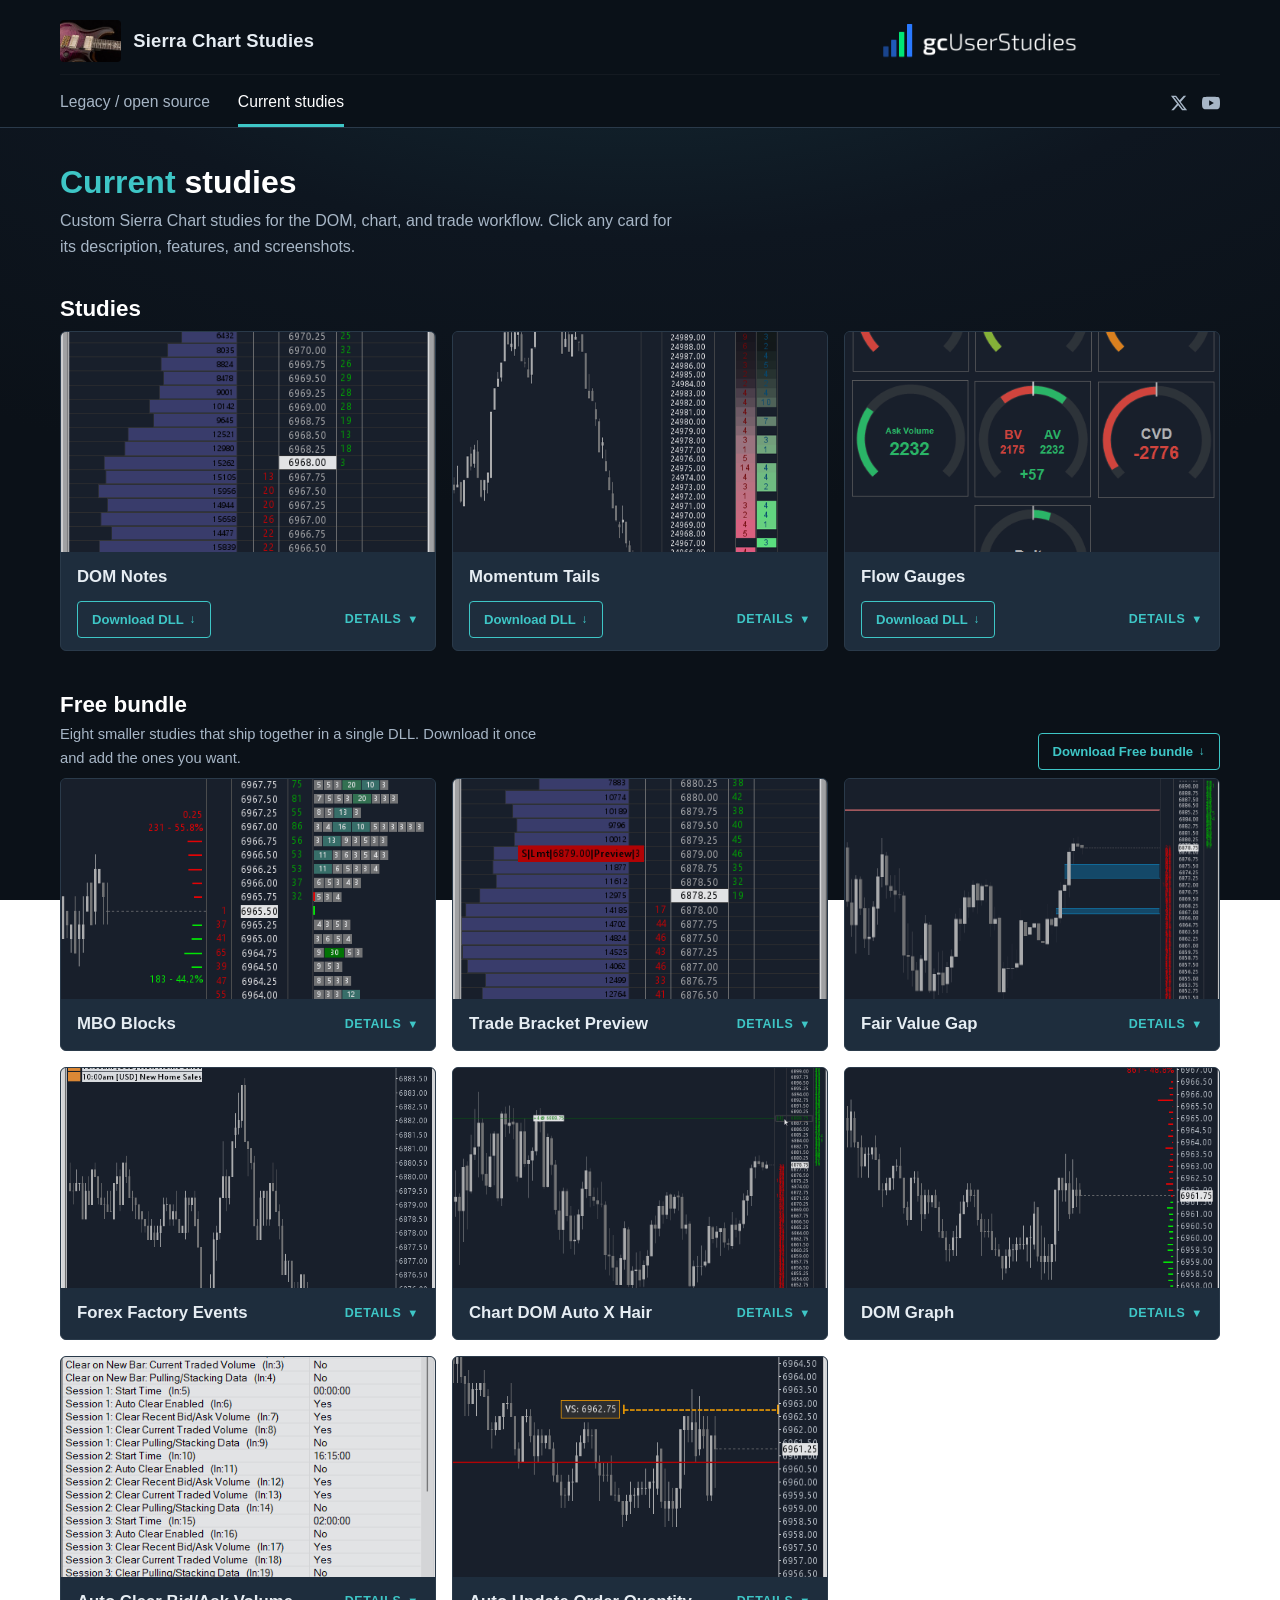
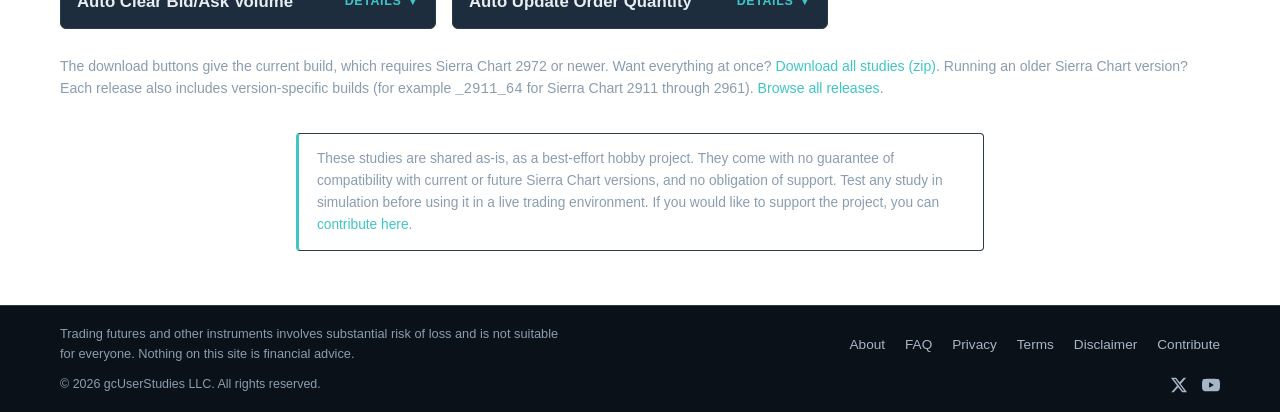
<file: index.html>
<!doctype html>
<html lang="en">
<head>
  <meta charset="utf-8">
  <meta name="viewport" content="width=device-width, initial-scale=1">
  <title>Studies - gcUserStudies</title>
  <meta name="description" content="Custom Sierra Chart studies for the DOM, chart, and trade workflow.">
  <link rel="icon" type="image/png" href="assets/favicon.png">
  <link rel="stylesheet" href="styles.css?v=12">
</head>
<body class="theme-current">

  <!-- ===== Shared header ===== -->
  <header class="site-header">
    <div class="header-inner">
      <a class="brand-legacy" href="legacy.html" title="Legacy / open source studies">
        <img src="assets/legacy-guitar.jpg" alt="">
        <span>Sierra Chart Studies</span>
      </a>
      <a class="brand-current" href="index.html" title="Current studies">
        <img src="assets/gcuserstudies-logo.png" alt="gcUserStudies">
      </a>
    </div>
    <nav class="site-nav">
      <div class="nav-inner">
        <a href="legacy.html" class="nav-link">Legacy / open source</a>
        <a href="index.html" class="nav-link is-active">Current studies</a>
        <span class="social-links">
          <a href="https://x.com/gcUserStudies" target="_blank" rel="noopener" aria-label="X"><svg viewBox="0 0 24 24" aria-hidden="true"><path d="M18.244 2.25h3.308l-7.227 8.26 8.502 11.24H16.17l-5.214-6.817L4.99 21.75H1.68l7.73-8.835L1.254 2.25H8.08l4.713 6.231zm-1.161 17.52h1.833L7.084 4.126H5.117z"/></svg></a>
          <a href="https://www.youtube.com/@gcUserStudies" target="_blank" rel="noopener" aria-label="YouTube"><svg viewBox="0 0 24 24" aria-hidden="true"><path d="M23.498 6.186a3.016 3.016 0 0 0-2.122-2.136C19.505 3.545 12 3.545 12 3.545s-7.505 0-9.377.505A3.017 3.017 0 0 0 .502 6.186C0 8.07 0 12 0 12s0 3.93.502 5.814a3.016 3.016 0 0 0 2.122 2.136c1.871.505 9.376.505 9.376.505s7.505 0 9.377-.505a3.015 3.015 0 0 0 2.122-2.136C24 15.93 24 12 24 12s0-3.93-.502-5.814zM9.545 15.568V8.432L15.818 12z"/></svg></a>
        </span>
      </div>
    </nav>
  </header>

  <main>
    <div class="page-head">
      <h1><span class="page-head-accent">Current</span> studies</h1>
      <p>Custom Sierra Chart studies for the DOM, chart, and trade workflow. Click any card for its description, features, and screenshots.</p>
    </div>

    <!-- ===== Studies (individual DLLs) ===== -->
    <h2 class="section-head">Studies</h2>
    <div class="gc-gallery">

      <!-- ---------- DOM Notes ---------- -->
      <details class="gc-card" id="dom-notes" name="gc-studies">
        <summary>
          <div class="gc-card-thumb">
            <img src="assets/studies/gcDOMNotes_01.png" alt="DOM Notes on a Sierra Chart DOM">
          </div>
          <div class="gc-card-bar">
            <span class="gc-card-title">DOM Notes</span>
            <a class="gc-dl" href="https://github.com/gcUserStudies/gcuserstudies.com/releases/latest/download/gcUserStudies_DOMNotes_64.dll" download>Download DLL <span class="dl-arrow">&#8595;</span></a>
            <span class="gc-card-toggle"><span class="gc-card-arrow">&#9660;</span></span>
          </div>
        </summary>
        <div class="gc-detail">
          <div class="gc-detail-inner">
            <div class="gc-detail-media">
              <div class="gc-detail-screenshot">
                <img src="assets/studies/gcDOMNotes_01.png" alt="DOM Notes price-anchored notes">
              </div>
            </div>
            <div class="gc-detail-content">
              <p class="gc-detail-desc">DOM Notes attaches persistent, price-anchored text notes to a Sierra Chart DOM or chart. Place a note at any price level, mark levels such as HOD, LOD, VAH, VAL, POC, and vPOC using preset styles or your own custom labels, and the notes are saved with the chartbook so they stay in place between sessions.</p>
              <p class="gc-detail-features-heading">Features</p>
              <ul class="gc-detail-features">
                <li>Double-click a DOM column to add a note at that price</li>
                <li>Drag notes to a new price level, with configurable collision behavior (overwrite, swap, or block)</li>
                <li>12 style presets for HOD, LOD, VAH, VAL, POC, vPOC, Singles, and more</li>
                <li>Modifier plus click an empty cell to place a preset note in one action</li>
                <li>Customizable presets: names, colors, font styles, and alignment</li>
                <li>Per-note overrides for bold, italic, strikeout, and alignment</li>
                <li>Display in a DOM column (Label, GP1, GP2) or a standalone region column</li>
                <li>Combine increment aware, auto-detects the DOM price scale</li>
                <li>Notes persist with the chartbook</li>
              </ul>
              <p class="gc-detail-note">Notes are stored in the chartbook, which has a roughly 4KB limit. The study warns and blocks new notes once that is reached.</p>
            </div>
          </div>
        </div>
      </details>

      <!-- ---------- Momentum Tails ---------- -->
      <details class="gc-card" id="momentum-tails" name="gc-studies">
        <summary>
          <div class="gc-card-thumb">
            <img src="assets/studies/gcMomentumTails_01.png" alt="Momentum Tails on a Sierra Chart DOM">
          </div>
          <div class="gc-card-bar">
            <span class="gc-card-title">Momentum Tails</span>
            <a class="gc-dl" href="https://github.com/gcUserStudies/gcuserstudies.com/releases/latest/download/gcUserStudies_MomentumTails_64.dll" download>Download DLL <span class="dl-arrow">&#8595;</span></a>
            <span class="gc-card-toggle"><span class="gc-card-arrow">&#9660;</span></span>
          </div>
        </summary>
        <div class="gc-detail">
          <div class="gc-detail-inner">
            <div class="gc-detail-media">
              <div class="gc-detail-screenshot">
                <img src="assets/studies/gcMomentumTails_01.png" alt="Color-coded momentum tails on a DOM">
              </div>
              <div class="gc-detail-extra">
                <img src="assets/studies/gcMomentumTails_Settings.png" alt="Momentum Tails settings window">
                <img src="assets/studies/TailDeltaMeter_01.png" alt="HUD delta meter">
              </div>
            </div>
            <div class="gc-detail-content">
              <p class="gc-detail-desc">Momentum Tails shows where price has traded and how fast it moved, drawn directly on the DOM or Chart DOM. Each price touch lights up in the brightest tail color and fades through cooler levels over a configurable interval, producing a heat trail of momentum and activity. Optional layers add a delta or volume histogram, a cumulative delta readout, a HUD delta meter, and Big Print highlighting for outsized volume or delta imbalance.</p>
              <p class="gc-detail-features-heading">Features</p>
              <ul class="gc-detail-features">
                <li>Color-coded fading tails with up to 10 customizable color levels</li>
                <li>Color presets plus manual custom schemes</li>
                <li>Volume display modes: active tail rows, full visible range, or hidden</li>
                <li>Intermediate tails optionally fill levels between trades for a continuous trail</li>
                <li>Split column mode showing Bid and Ask in one DOM column</li>
                <li>Combine increment aware with auto-detect of the DOM price scale</li>
                <li>Detection modes: Trade Volume Only or Bid/Ask Movement</li>
                <li>Volume Calculation Mode: All Recent Volume or Tail Activity Only, which ignores stale volume that predates the tail</li>
                <li>Big Print highlighting with Decay Timer, Until Revisited, and Both modes</li>
                <li>Delta histogram with Delta, Delta Diagonal, and Volume modes</li>
                <li>Cumulative delta display (Ask minus Bid)</li>
                <li>HUD delta meter with gradient or segmented fill and peak indicators</li>
                <li>Disable Tails to run Big Print, histogram, delta, or the HUD meter on their own</li>
                <li>Right-click quick toggles for the HUD meter, delta display, and histogram, and to clear Big Print highlights</li>
                <li>Tabbed settings window with dark and light themes, plus save, load, export, and import presets</li>
                <li>Subgraph output for Delta, Min Delta, and Max Delta</li>
              </ul>
              <p class="gc-detail-note">Thanks to the beta testers whose feedback and suggestions helped shape many of these features.</p>
            </div>
          </div>
        </div>
      </details>

      <!-- ---------- Flow Gauges ---------- -->
      <details class="gc-card" id="flow-gauges" name="gc-studies">
        <summary>
          <div class="gc-card-thumb">
            <img src="assets/studies/gcFlowGauges_01.png" alt="Flow Gauges arc gauges">
          </div>
          <div class="gc-card-bar">
            <span class="gc-card-title">Flow Gauges</span>
            <a class="gc-dl" href="https://github.com/gcUserStudies/gcuserstudies.com/releases/latest/download/gcUserStudies_FlowGauges_64.dll" download>Download DLL <span class="dl-arrow">&#8595;</span></a>
            <span class="gc-card-toggle"><span class="gc-card-arrow">&#9660;</span></span>
          </div>
        </summary>
        <div class="gc-detail">
          <div class="gc-detail-inner">
            <div class="gc-detail-media">
              <div class="gc-detail-screenshot">
                <img src="assets/studies/gcFlowGauges_01.png" alt="Seven Flow Gauges types">
              </div>
              <div class="gc-detail-screenshot">
                <img src="assets/studies/gcFlowGauges_ConfigWindow_01.png" alt="Flow Gauges settings window">
              </div>
            </div>
            <div class="gc-detail-content">
              <p class="gc-detail-desc">Flow Gauges is a set of floating arc gauges that turn per-bar order flow into a single visual read. Each of the seven gauge types runs as its own study and can be floated over any chart or DOM, embedded with a double-click, and freely resized. Unidirectional gauges fill from zero to the current value, bidirectional gauges fill in opposite directions for positive and negative values, and the dual gauge shows two values at once.</p>
              <p class="gc-detail-features-heading">Features</p>
              <ul class="gc-detail-features">
                <li>Seven gauge types: Volume, Bid Volume, Ask Volume, Bid vs Ask Volume, CVD, Delta, and Tape</li>
                <li>Float over any chart or DOM, or double-click to embed</li>
                <li>Resizable, with text and arc thickness scaling proportionally</li>
                <li>Anti-aliased arc rendering in floating mode</li>
                <li>Auto Range that ratchets the gauge max up to the session high</li>
                <li>Threshold markers and evenly spaced auto division marks</li>
                <li>Auto color gradient for unidirectional gauges, positive and negative colors for bidirectional</li>
                <li>Right-click quick toggles for Auto Range, flip, auto color, labels, and values</li>
                <li>Subgraph output of each gauge value</li>
                <li>Tabbed settings window with dark and light themes</li>
                <li>Presets: save, load, export, and import per gauge type</li>
              </ul>
            </div>
          </div>
        </div>
      </details>

    </div>

    <!-- ===== Free bundle (one shared DLL) ===== -->
    <div class="section-head-row" id="free-bundle">
      <div>
        <h2 class="section-head">Free bundle</h2>
        <p class="section-sub">Eight smaller studies that ship together in a single DLL. Download it once and add the ones you want.</p>
      </div>
      <a class="gc-dl gc-dl-lg" href="https://github.com/gcUserStudies/gcuserstudies.com/releases/latest/download/gcUserStudies_Free_64.dll" download>Download Free bundle <span class="dl-arrow">&#8595;</span></a>
    </div>
    <div class="gc-gallery gc-gallery--bundle">

      <!-- ---------- MBO Blocks ---------- -->
      <details class="gc-card" id="mbo-blocks" name="gc-studies">
        <summary>
          <div class="gc-card-thumb">
            <img src="assets/studies/gcMBOBlocks_Free_01.png" alt="MBO Blocks on a DOM">
          </div>
          <div class="gc-card-bar">
            <span class="gc-card-title">MBO Blocks</span>            <span class="gc-card-toggle"><span class="gc-card-arrow">&#9660;</span></span>
          </div>
        </summary>
        <div class="gc-detail">
          <div class="gc-detail-inner">
            <div class="gc-detail-media">
              <div class="gc-detail-screenshot">
                <img src="assets/studies/gcMBOBlocks_Free_01.png" alt="MBO Blocks color-coded limit orders">
              </div>
            </div>
            <div class="gc-detail-content">
              <p class="gc-detail-desc">MBO Blocks visualizes Market By Order data as color-coded blocks on your DOM or chart. Individual limit orders are stacked at each price level, sized proportionally and colored by quantity range, and the study tracks when orders change price or size. Requires Sierra Chart Service Package 12 (Integrated Advanced MBO) with Market by Order data. If blocks do not appear, see <a href="https://www.sierrachart.com/index.php?page=doc/MarketByOrder.php#StepByStepInstructions" target="_blank" rel="noopener">Troubleshooting MBO Data</a>.</p>
              <p class="gc-detail-features-heading">Features</p>
              <ul class="gc-detail-features">
                <li>Render in DOM columns (GP1/GP2/Label) or as a virtual column on any chart or DOM</li>
                <li>15 quantity filter tiers per side, with custom block and text colors</li>
                <li>Front of Queue markers for Bid and Ask</li>
                <li>Flexible scaling with multiple block scaling methods and a configurable scale factor</li>
                <li>Combine increment aware, auto-detects your DOM grouping</li>
                <li>Minimum size filter to hide small orders and reduce noise</li>
                <li>Works on charts and DOMs, auto-detecting the window type and adapting the layout</li>
                <li>Order tracking marks orders that change price or size</li>
                <li>History tails plus a hover or pin snapshot window showing an order's movement trail</li>
              </ul>
              <p class="gc-detail-note">Acknowledgment: the original concept of visualizing MBO orders as colored blocks was inspired by <a href="https://motivewave.com/" target="_blank" rel="noopener">MotiveWave</a>, brought to my attention by <a href="https://x.com/ZigsOnTheBid" target="_blank" rel="noopener">ZigsOnTheBid</a> in the <a href="https://discord.com/servers/sierra-charts-community-847128947694895144" target="_blank" rel="noopener">Sierra Chart Discord</a>. It has since evolved with original features; the original text-only version is on <a href="https://github.com/gcUserStudies/sierrachart" target="_blank" rel="noopener">GitHub</a>.</p>            </div>
          </div>
        </div>
      </details>

      <!-- ---------- Trade Bracket Preview ---------- -->
      <details class="gc-card" id="trade-bracket-preview" name="gc-studies">
        <summary>
          <div class="gc-card-thumb">
            <img src="assets/studies/gcTradeBracketPreview_Free_01.png" alt="Trade Bracket Preview lines">
          </div>
          <div class="gc-card-bar">
            <span class="gc-card-title">Trade Bracket Preview</span>            <span class="gc-card-toggle"><span class="gc-card-arrow">&#9660;</span></span>
          </div>
        </summary>
        <div class="gc-detail">
          <div class="gc-detail-inner">
            <div class="gc-detail-media">
              <div class="gc-detail-screenshot">
                <img src="assets/studies/gcTradeBracketPreview_Free_01.png" alt="Bracket entry, stop, and target preview">
              </div>
            </div>
            <div class="gc-detail-content">
              <p class="gc-detail-desc">Trade Bracket Preview shows your bracket orders before you place them. It draws labeled entry, stop, and target lines at the hovered price based on your active Trade Window settings, and works on both Chart and DOM.</p>
              <p class="gc-detail-features-heading">Features</p>
              <ul class="gc-detail-features">
                <li>Live entry, stop, and target lines from your Trade Window</li>
                <li>Match Sierra Chart order line colors or use custom colors</li>
                <li>Above or below market warning and Trade Lock warning</li>
                <li>Quick Trade Window config switching via a popup menu</li>
                <li>DOM direction detection (Buy column long, Sell column short)</li>
                <li>Chart direction modes: Auto-Flip, Fixed Long, Fixed Short, Separate Keys</li>
                <li>Auto-hide when a position is open</li>
              </ul>            </div>
          </div>
        </div>
      </details>

      <!-- ---------- Fair Value Gap ---------- -->
      <details class="gc-card" id="fair-value-gap" name="gc-studies">
        <summary>
          <div class="gc-card-thumb">
            <img src="assets/studies/gcFVG_Free_01.png" alt="Fair Value Gaps on a chart">
          </div>
          <div class="gc-card-bar">
            <span class="gc-card-title">Fair Value Gap</span>            <span class="gc-card-toggle"><span class="gc-card-arrow">&#9660;</span></span>
          </div>
        </summary>
        <div class="gc-detail">
          <div class="gc-detail-inner">
            <div class="gc-detail-media">
              <div class="gc-detail-screenshot">
                <img src="assets/studies/gcFVG_Free_01.png" alt="Fair Value Gap boxes">
              </div>
            </div>
            <div class="gc-detail-content">
              <p class="gc-detail-desc">Fair Value Gap identifies and draws Fair Value Gaps, the three-bar price pattern where a strong move leaves a gap between the first and third bar wicks.</p>
              <p class="gc-detail-features-heading">Features</p>
              <ul class="gc-detail-features">
                <li>Independent settings for up and down gaps</li>
                <li>Configurable line style, width, color, fill color, and transparency</li>
                <li>Extend right: None, Last Bar, or Chart Edge</li>
                <li>Auto-hide when a gap is filled, with optional midline</li>
                <li>Minimum gap size filter and bar lookback limit</li>
                <li>Optional external study filter to qualify which candles produce gaps</li>
                <li>Subgraph outputs tracking high and low for up to 14 active gaps</li>
              </ul>            </div>
          </div>
        </div>
      </details>

      <!-- ---------- Forex Factory Events ---------- -->
      <details class="gc-card" id="forex-factory-events" name="gc-studies">
        <summary>
          <div class="gc-card-thumb">
            <img src="assets/studies/gcForexFactory_Free_01.png" alt="Forex Factory events on a chart">
          </div>
          <div class="gc-card-bar">
            <span class="gc-card-title">Forex Factory Events</span>            <span class="gc-card-toggle"><span class="gc-card-arrow">&#9660;</span></span>
          </div>
        </summary>
        <div class="gc-detail">
          <div class="gc-detail-inner">
            <div class="gc-detail-media">
              <div class="gc-detail-screenshot">
                <img src="assets/studies/gcForexFactory_Free_01.png" alt="Economic events list on a chart">
              </div>
            </div>
            <div class="gc-detail-content">
              <p class="gc-detail-desc">Forex Factory Events downloads the week's economic events from Forex Factory and displays them on your chart, so scheduled releases are visible alongside price.</p>
              <p class="gc-detail-features-heading">Features</p>
              <ul class="gc-detail-features">
                <li>Filter by currency and by impact level</li>
                <li>Independent styling for past, upcoming, and current events</li>
                <li>am/pm or 24-hour time, with optional Forecast and Previous values</li>
                <li>Adjustable font size, event spacing, and position offsets</li>
                <li>Hide past events, optionally show tomorrow's events</li>
                <li>Subgraph candle coloring before and at event time for Sierra Chart alerts</li>
                <li>Configurable update and retry intervals</li>
              </ul>            </div>
          </div>
        </div>
      </details>

      <!-- ---------- Chart DOM Auto X Hair ---------- -->
      <details class="gc-card" id="chart-dom-auto-x-hair" name="gc-studies">
        <summary>
          <div class="gc-card-thumb">
            <img src="assets/studies/gcChartDOMAutoXHair_Free_01.png" alt="Chart DOM auto crosshair">
          </div>
          <div class="gc-card-bar">
            <span class="gc-card-title">Chart DOM Auto X Hair</span>            <span class="gc-card-toggle"><span class="gc-card-arrow">&#9660;</span></span>
          </div>
        </summary>
        <div class="gc-detail">
          <div class="gc-detail-inner">
            <div class="gc-detail-media">
              <div class="gc-detail-screenshot">
                <img src="assets/studies/gcChartDOMAutoXHair_Free_01.png" alt="Crosshair and order preview on a Chart DOM">
              </div>
            </div>
            <div class="gc-detail-content">
              <p class="gc-detail-desc">Chart DOM Auto X Hair draws a cross hair across the chart when you hover over Chart DOM columns. An order preview label shows the order that would be placed at the hovered price, including direction and quantity, with optional Trade Lock status.</p>
              <p class="gc-detail-features-heading">Features</p>
              <ul class="gc-detail-features">
                <li>Cross hair across the chart when hovering Chart DOM columns</li>
                <li>Order preview label showing direction and quantity at the hovered price</li>
                <li>Optional Trade Lock status display</li>
              </ul>            </div>
          </div>
        </div>
      </details>

      <!-- ---------- DOM Graph ---------- -->
      <details class="gc-card" id="dom-graph" name="gc-studies">
        <summary>
          <div class="gc-card-thumb">
            <img src="assets/studies/gcDOMGraph_Free_01.png" alt="DOM depth graph">
          </div>
          <div class="gc-card-bar">
            <span class="gc-card-title">DOM Graph</span>            <span class="gc-card-toggle"><span class="gc-card-arrow">&#9660;</span></span>
          </div>
        </summary>
        <div class="gc-detail">
          <div class="gc-detail-inner">
            <div class="gc-detail-media">
              <div class="gc-detail-screenshot">
                <img src="assets/studies/gcDOMGraph_Free_01.png" alt="DOM depth graph with independent depth">
              </div>
            </div>
            <div class="gc-detail-content">
              <p class="gc-detail-desc">DOM Graph is a depth graph that controls its own depth level. Sierra Chart's built-in DOM graph is tied to the chart's Market Depth setting, so limiting it limits depth for every study. This study lets you keep full depth on the chart for other studies while independently controlling how many levels the graph displays.</p>
              <p class="gc-detail-features-heading">Features</p>
              <ul class="gc-detail-features">
                <li>Configurable maximum depth levels, independent of the chart Market Depth setting</li>
                <li>Bid and ask bar colors with gradient blending</li>
                <li>Adjustable bar width and line thickness</li>
                <li>Show or hide volume numbers, totals, percentages, spread, and bid/ask prices</li>
                <li>Highlight the level with the greatest volume</li>
                <li>Font source: Chart Text or DOM Quantities</li>
                <li>Horizontal offset for positioning</li>
              </ul>            </div>
          </div>
        </div>
      </details>

      <!-- ---------- Auto Clear Bid/Ask Volume ---------- -->
      <details class="gc-card" id="auto-clear-bid-ask-volume" name="gc-studies">
        <summary>
          <div class="gc-card-thumb">
            <img src="assets/studies/gcAutoClearRecentBidAskPS_Free_01.png" alt="Auto Clear Bid/Ask Volume settings">
          </div>
          <div class="gc-card-bar">
            <span class="gc-card-title">Auto Clear Bid/Ask Volume</span>            <span class="gc-card-toggle"><span class="gc-card-arrow">&#9660;</span></span>
          </div>
        </summary>
        <div class="gc-detail">
          <div class="gc-detail-inner">
            <div class="gc-detail-media">
              <div class="gc-detail-screenshot">
                <img src="assets/studies/gcAutoClearRecentBidAskPS_Free_01.png" alt="Auto Clear session configuration">
              </div>
            </div>
            <div class="gc-detail-content">
              <p class="gc-detail-desc">Auto Clear Bid/Ask Volume automatically clears DOM volume and order flow data on a schedule or when new bars form. It handles three independent data types: Recent Bid/Ask Volume, Current Traded Volume, and Pulling/Stacking data.</p>
              <p class="gc-detail-features-heading">Features</p>
              <ul class="gc-detail-features">
                <li>Six configurable session times</li>
                <li>Per-session control over which data types to clear</li>
                <li>Sessions 1 and 2 default to your Regular and Evening session start times</li>
                <li>Optionally clear selected data types on each new bar</li>
                <li>Detects timeframe changes and chart reloads to avoid false triggers</li>
                <li>Clearing Pulling/Stacking data affects all charts in the instance</li>
              </ul>            </div>
          </div>
        </div>
      </details>

      <!-- ---------- Auto Update Order Quantity ---------- -->
      <details class="gc-card" id="auto-update-order-quantity" name="gc-studies">
        <summary>
          <div class="gc-card-thumb">
            <img src="assets/studies/gcAutoUpdateOrderQty_Free_01.png" alt="Auto Update Order Quantity">
          </div>
          <div class="gc-card-bar">
            <span class="gc-card-title">Auto Update Order Quantity</span>            <span class="gc-card-toggle"><span class="gc-card-arrow">&#9660;</span></span>
          </div>
        </summary>
        <div class="gc-detail">
          <div class="gc-detail-inner">
            <div class="gc-detail-media">
              <div class="gc-detail-screenshot">
                <img src="assets/studies/gcAutoUpdateOrderQty_Free_01.png" alt="Auto Update Order Quantity with virtual stop line">
              </div>
            </div>
            <div class="gc-detail-content">
              <p class="gc-detail-desc">Auto Update Order Quantity updates the Trade Window order quantity based on whether you are flat or in a position. It only changes the quantity value and does not submit, block, or manage orders.</p>
              <p class="gc-detail-features-heading">Features</p>
              <ul class="gc-detail-features">
                <li>Separate order quantities for flat and in-position states</li>
                <li>Scale out by percentage with configurable rounding</li>
                <li>Applies to all manual buy and sell orders</li>
                <li>Optional Virtual Stop Line drawn at a configurable tick offset from entry</li>
                <li>Configurable Virtual Stop Line color, width, style, length, and price label</li>
                <li>The Virtual Stop Line is a visual reference only, not a real stop order</li>
              </ul>            </div>
          </div>
        </div>
      </details>

    </div>

    <p class="versions-note">The download buttons give the current build, which requires Sierra Chart 2972 or newer. Want everything at once? <a href="https://github.com/gcUserStudies/gcuserstudies.com/releases/latest/download/gcUserStudies_ALL.zip" download>Download all studies (zip)</a>. Running an older Sierra Chart version? Each release also includes version-specific builds (for example <code>_2911_64</code> for Sierra Chart 2911 through 2961). <a href="https://github.com/gcUserStudies/gcuserstudies.com/releases" target="_blank" rel="noopener">Browse all releases</a>.</p>

    <!-- ===== As-is disclaimer ===== -->
    <div class="disclaimer">
      <p>These studies are shared as-is, as a best-effort hobby project. They come with no guarantee of compatibility with current or future Sierra Chart versions, and no obligation of support. Test any study in simulation before using it in a live trading environment. If you would like to support the project, you can <a href="https://buy.stripe.com/6oU3cw7A94Pzc1c6aFbQY00" target="_blank" rel="noopener">contribute here</a>.</p>
    </div>
  </main>

  <!-- ===== Shared footer ===== -->
  <footer class="site-footer">
    <div class="footer-inner">
      <p class="risk">Trading futures and other instruments involves substantial risk of loss and is not suitable for everyone. Nothing on this site is financial advice.</p>
      <nav class="footer-links">
        <a href="about.html">About</a>
        <a href="faq.html">FAQ</a>
        <a href="privacy.html">Privacy</a>
        <a href="terms.html">Terms</a>
        <a href="disclaimer.html">Disclaimer</a>
        <a href="https://buy.stripe.com/6oU3cw7A94Pzc1c6aFbQY00" target="_blank" rel="noopener">Contribute</a>
      </nav>
    </div>
    <div class="footer-bottom">
      <p class="footer-copyright">&copy; 2026 gcUserStudies LLC. All rights reserved.</p>
      <span class="social-links">
        <a href="https://x.com/gcUserStudies" target="_blank" rel="noopener" aria-label="X"><svg viewBox="0 0 24 24" aria-hidden="true"><path d="M18.244 2.25h3.308l-7.227 8.26 8.502 11.24H16.17l-5.214-6.817L4.99 21.75H1.68l7.73-8.835L1.254 2.25H8.08l4.713 6.231zm-1.161 17.52h1.833L7.084 4.126H5.117z"/></svg></a>
        <a href="https://www.youtube.com/@gcUserStudies" target="_blank" rel="noopener" aria-label="YouTube"><svg viewBox="0 0 24 24" aria-hidden="true"><path d="M23.498 6.186a3.016 3.016 0 0 0-2.122-2.136C19.505 3.545 12 3.545 12 3.545s-7.505 0-9.377.505A3.017 3.017 0 0 0 .502 6.186C0 8.07 0 12 0 12s0 3.93.502 5.814a3.016 3.016 0 0 0 2.122 2.136c1.871.505 9.376.505 9.376.505s7.505 0 9.377-.505a3.015 3.015 0 0 0 2.122-2.136C24 15.93 24 12 24 12s0-3.93-.502-5.814zM9.545 15.568V8.432L15.818 12z"/></svg></a>
      </span>
    </div>
  </footer>

  <script src="gallery.js" defer></script>
</body>
</html>
</file>
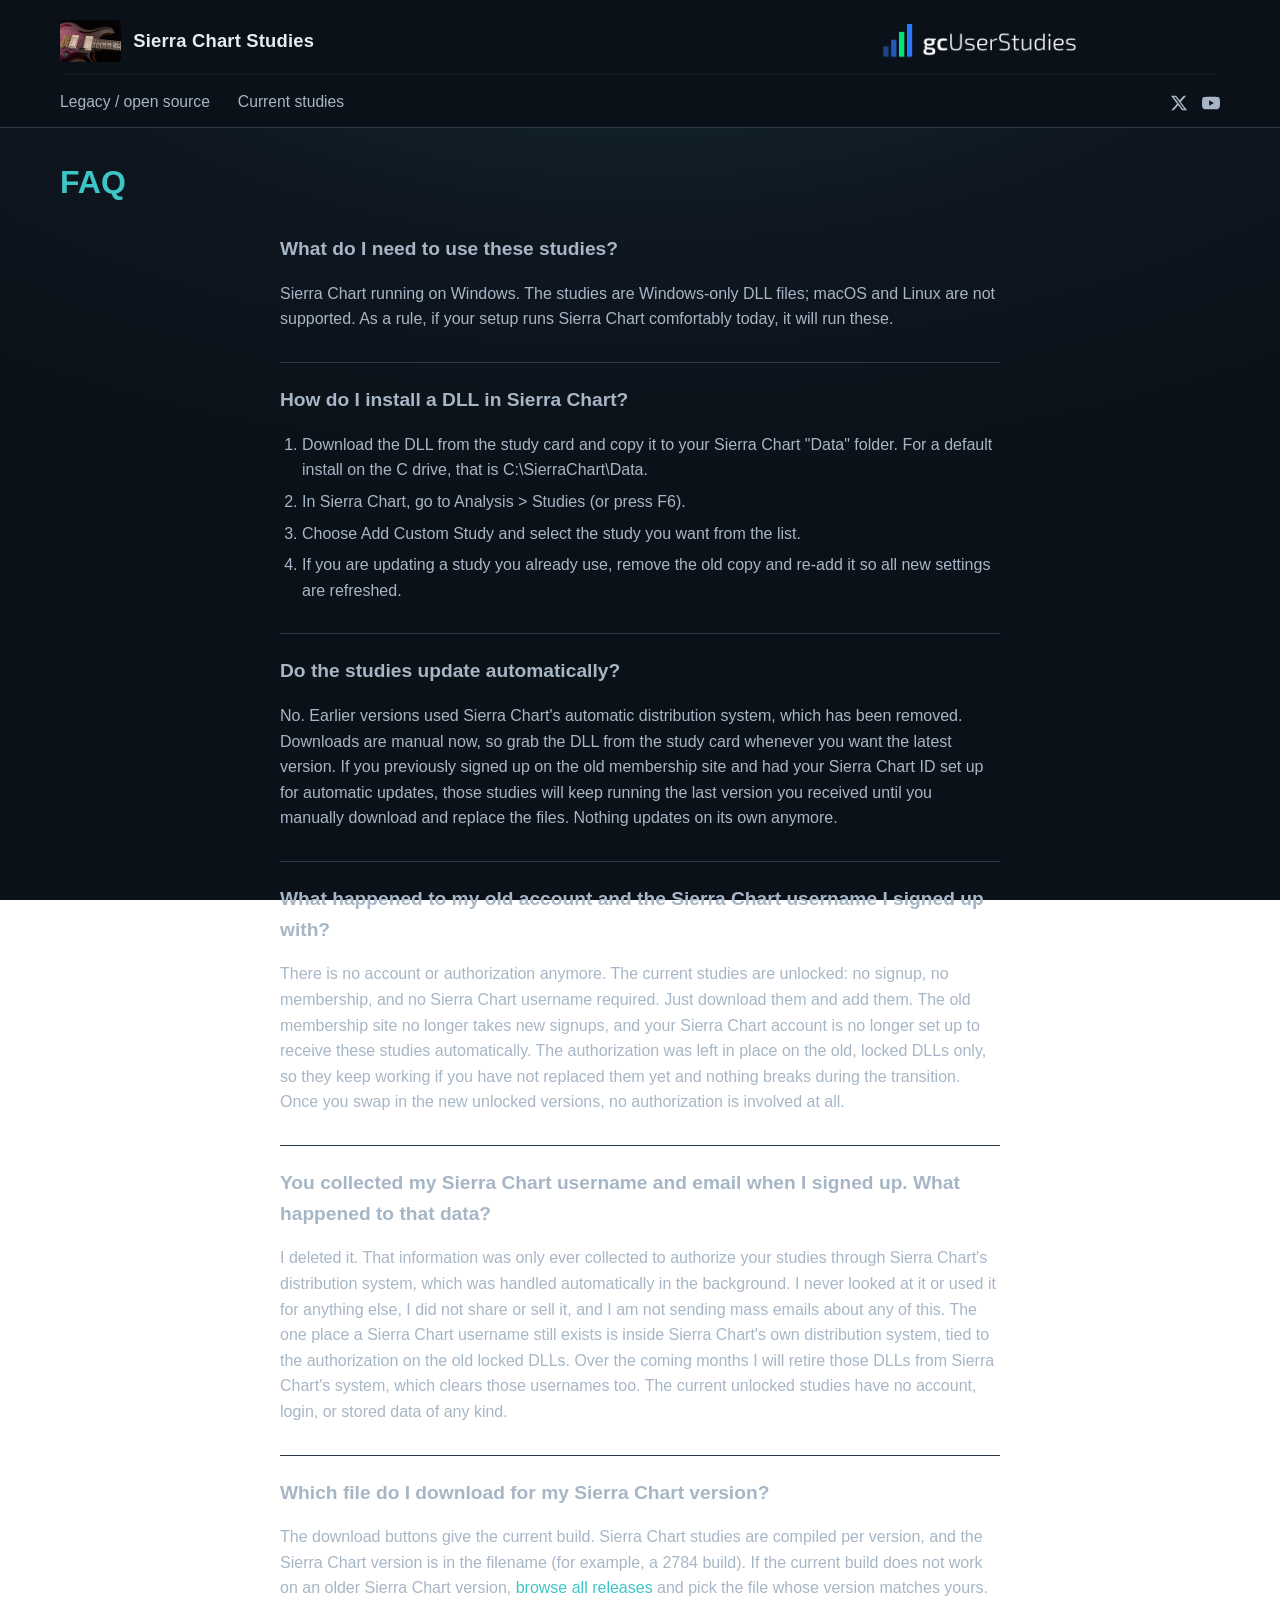
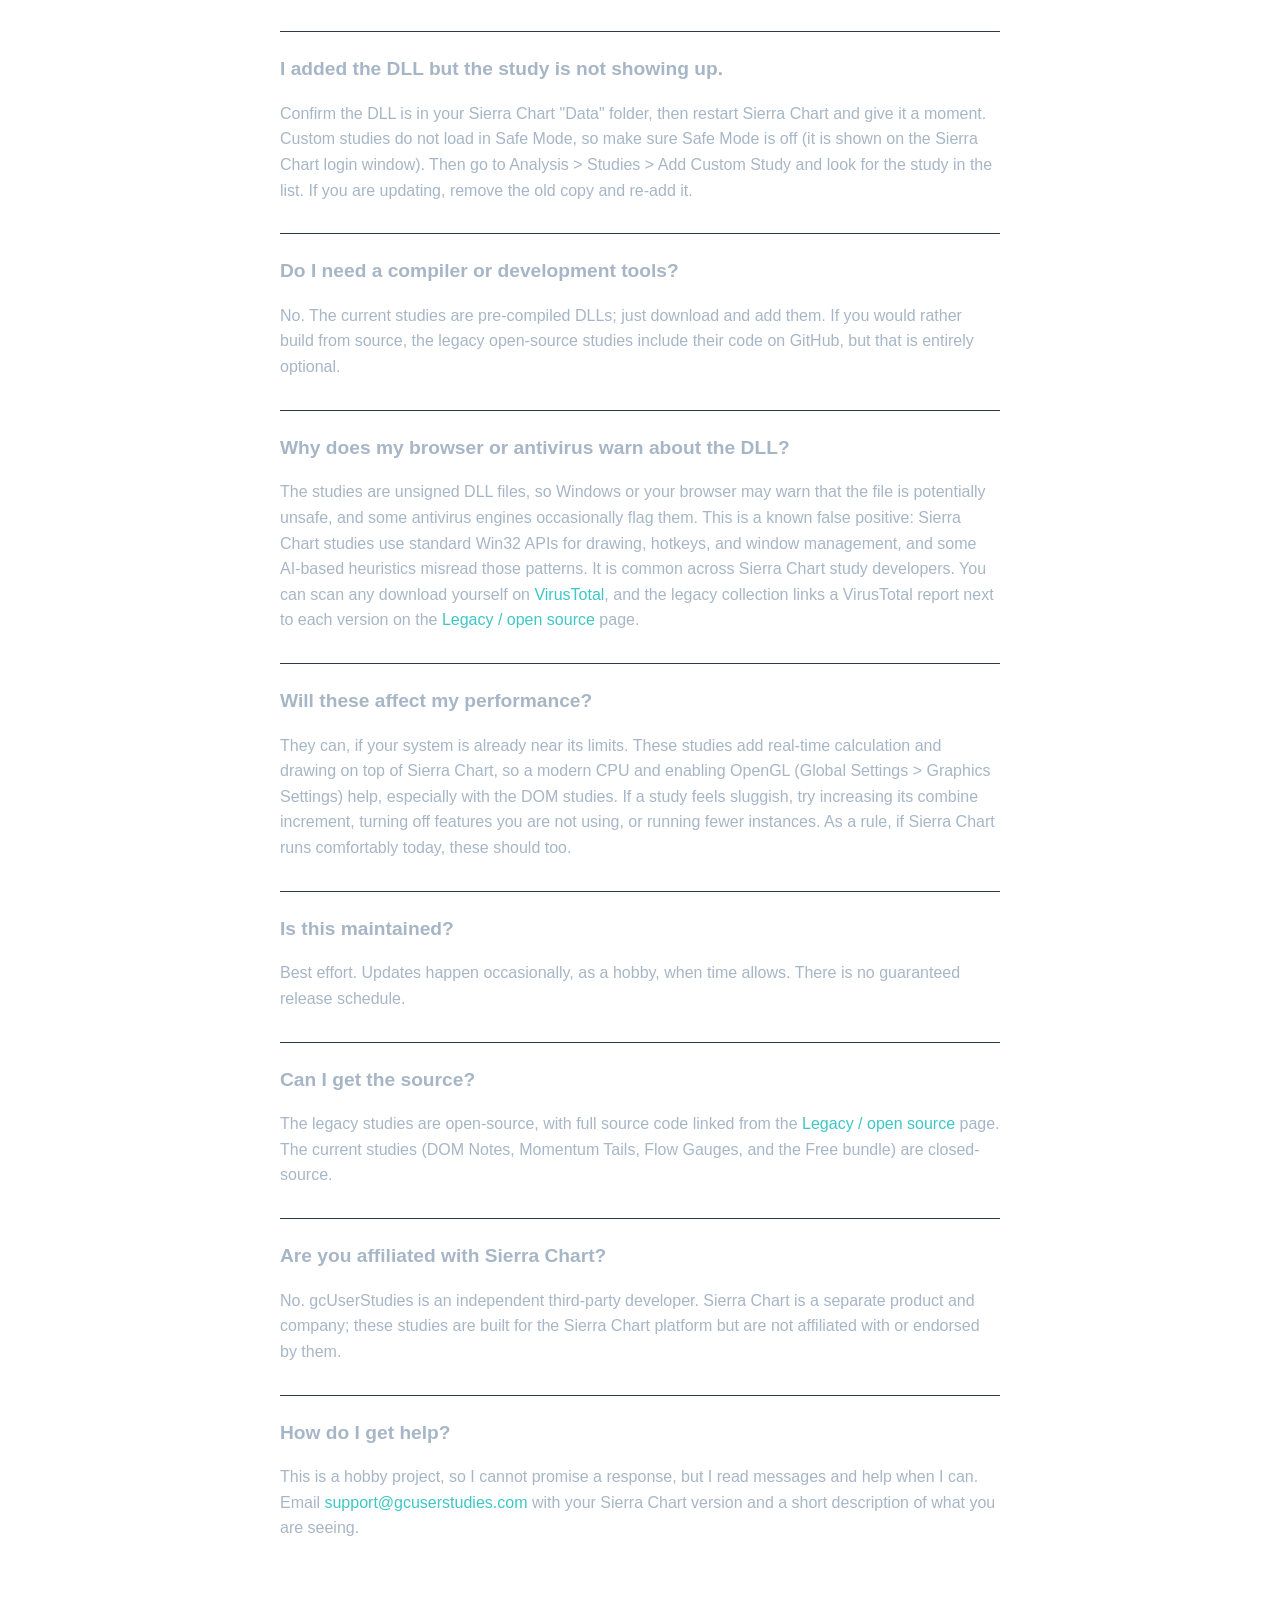
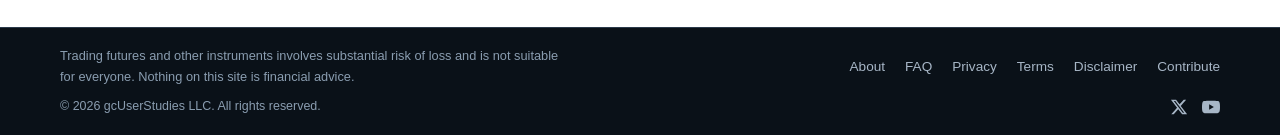
<file: faq/index.html>
<!DOCTYPE html>
<html lang="en">
<head>
  <meta charset="utf-8">
  <title>Redirecting - gcUserStudies</title>
  <meta http-equiv="refresh" content="0; url=/faq.html">
  <link rel="canonical" href="https://gcuserstudies.com/faq.html">
  <meta name="robots" content="noindex">
  <script>window.location.replace("/faq.html");</script>
</head>
<body>
  <p>This page has moved. <a href="/faq.html">Continue to gcUserStudies</a>.</p>
</body>
</html>
</file>
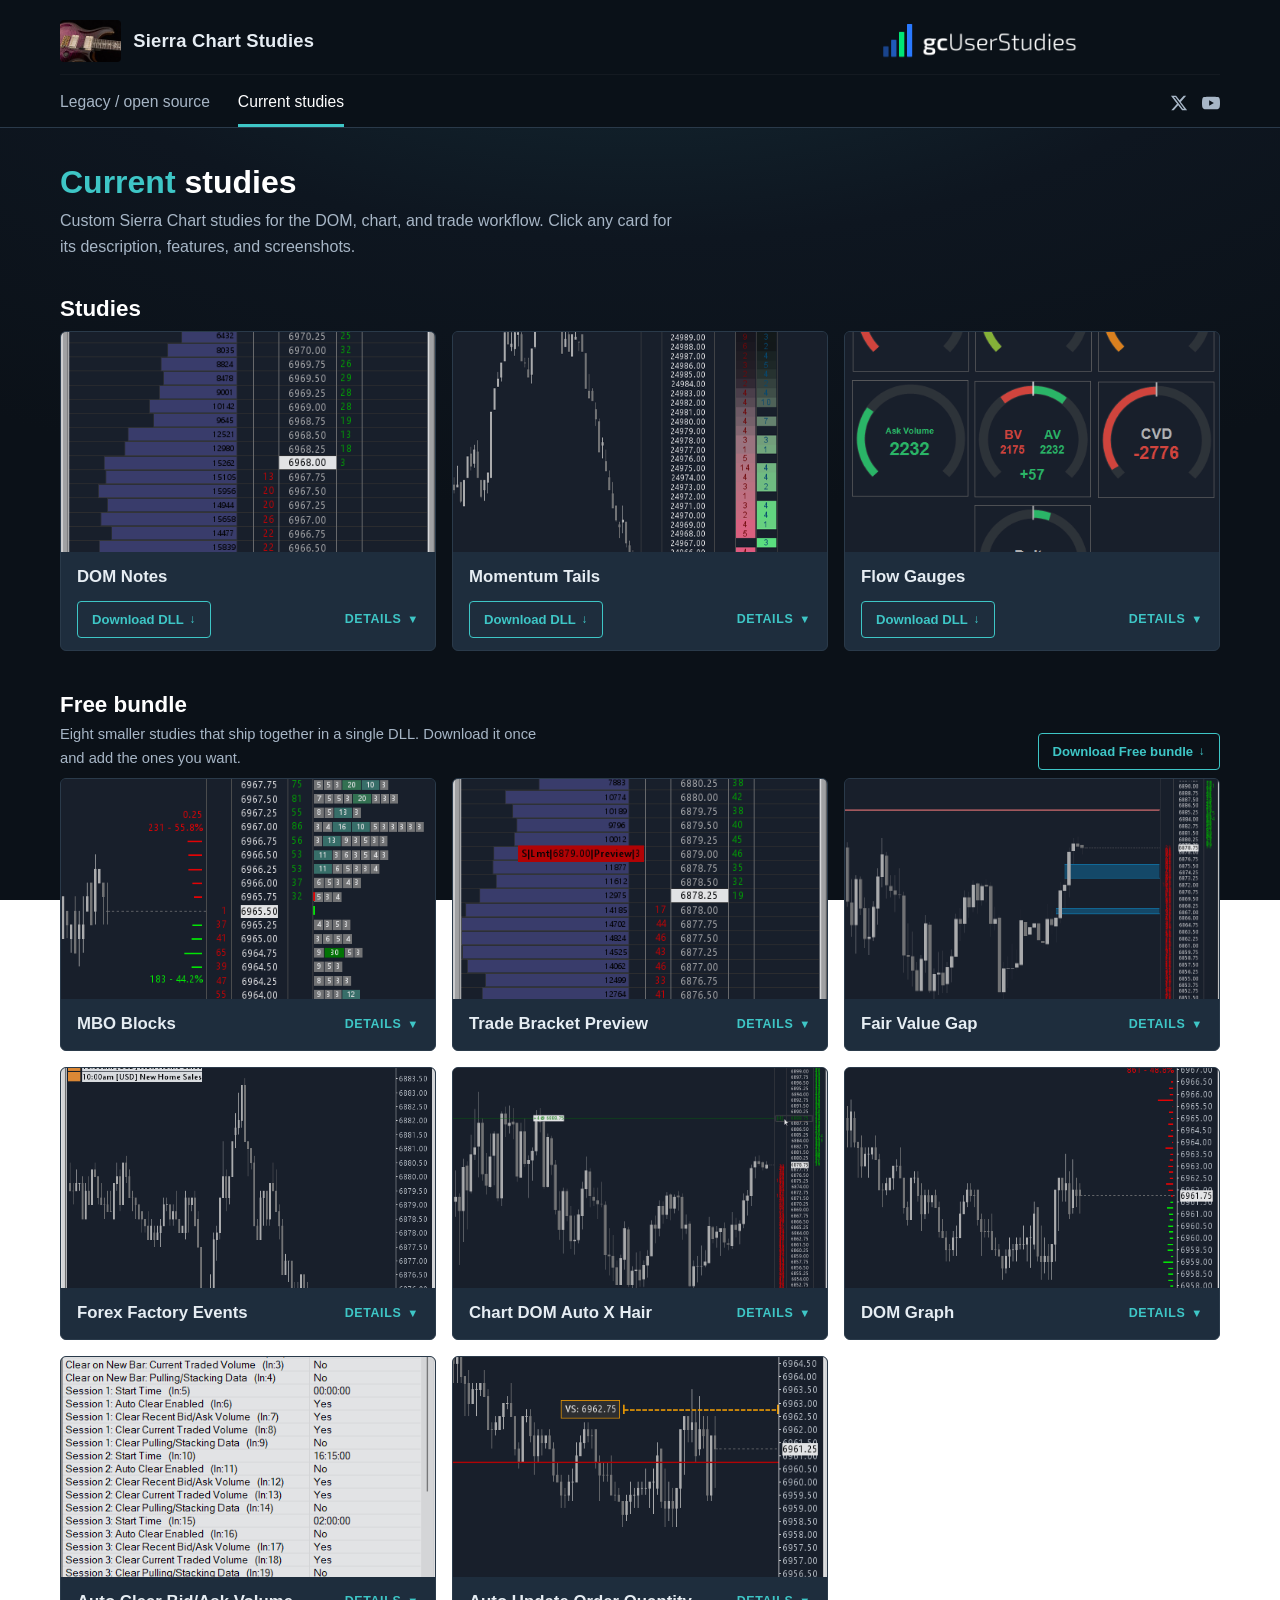
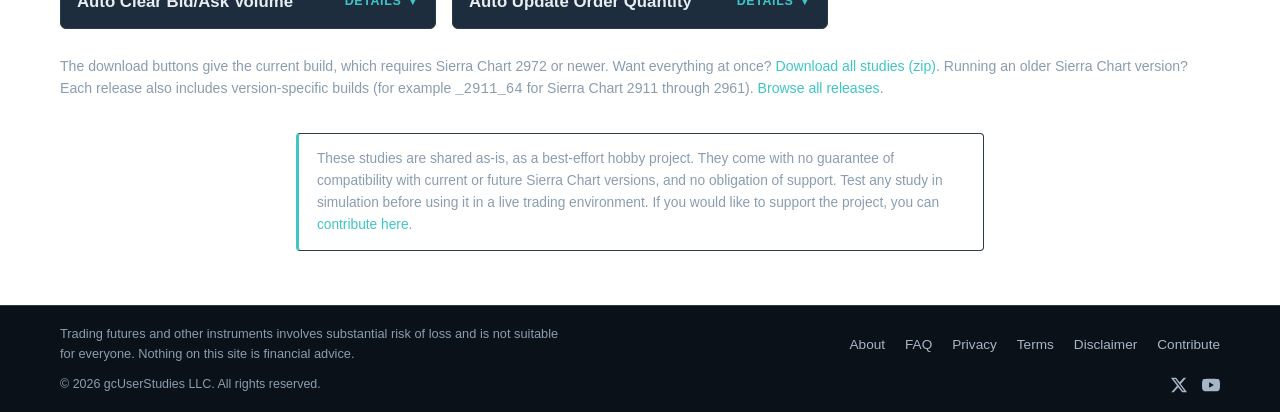
<file: login/index.html>
<!DOCTYPE html>
<html lang="en">
<head>
  <meta charset="utf-8">
  <title>Redirecting - gcUserStudies</title>
  <meta http-equiv="refresh" content="0; url=/index.html">
  <link rel="canonical" href="https://gcuserstudies.com/index.html">
  <meta name="robots" content="noindex">
  <script>window.location.replace("/index.html");</script>
</head>
<body>
  <p>This page has moved. <a href="/index.html">Continue to gcUserStudies</a>.</p>
</body>
</html>
</file>
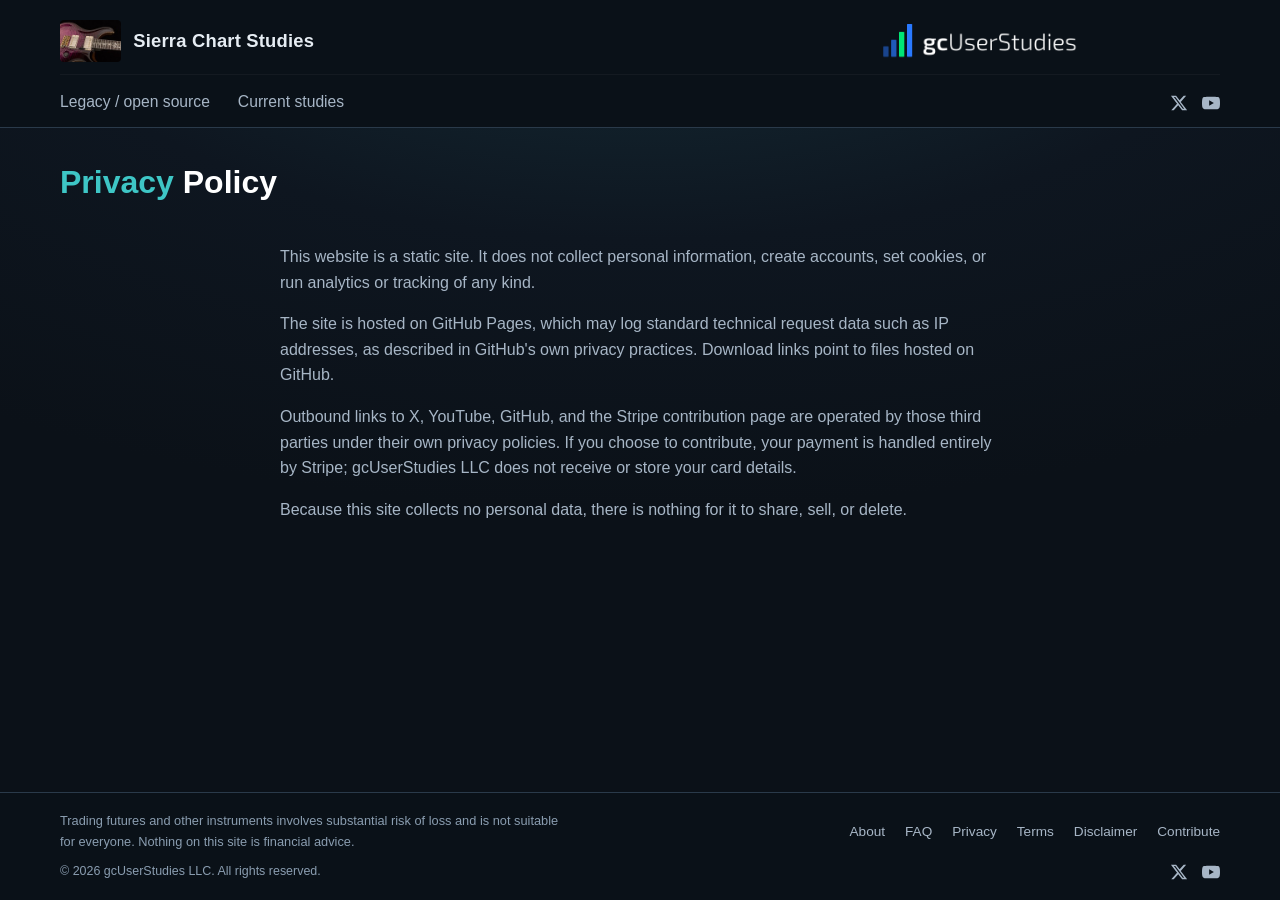
<file: privacy-policy/index.html>
<!DOCTYPE html>
<html lang="en">
<head>
  <meta charset="utf-8">
  <title>Redirecting - gcUserStudies</title>
  <meta http-equiv="refresh" content="0; url=/privacy.html">
  <link rel="canonical" href="https://gcuserstudies.com/privacy.html">
  <meta name="robots" content="noindex">
  <script>window.location.replace("/privacy.html");</script>
</head>
<body>
  <p>This page has moved. <a href="/privacy.html">Continue to gcUserStudies</a>.</p>
</body>
</html>
</file>
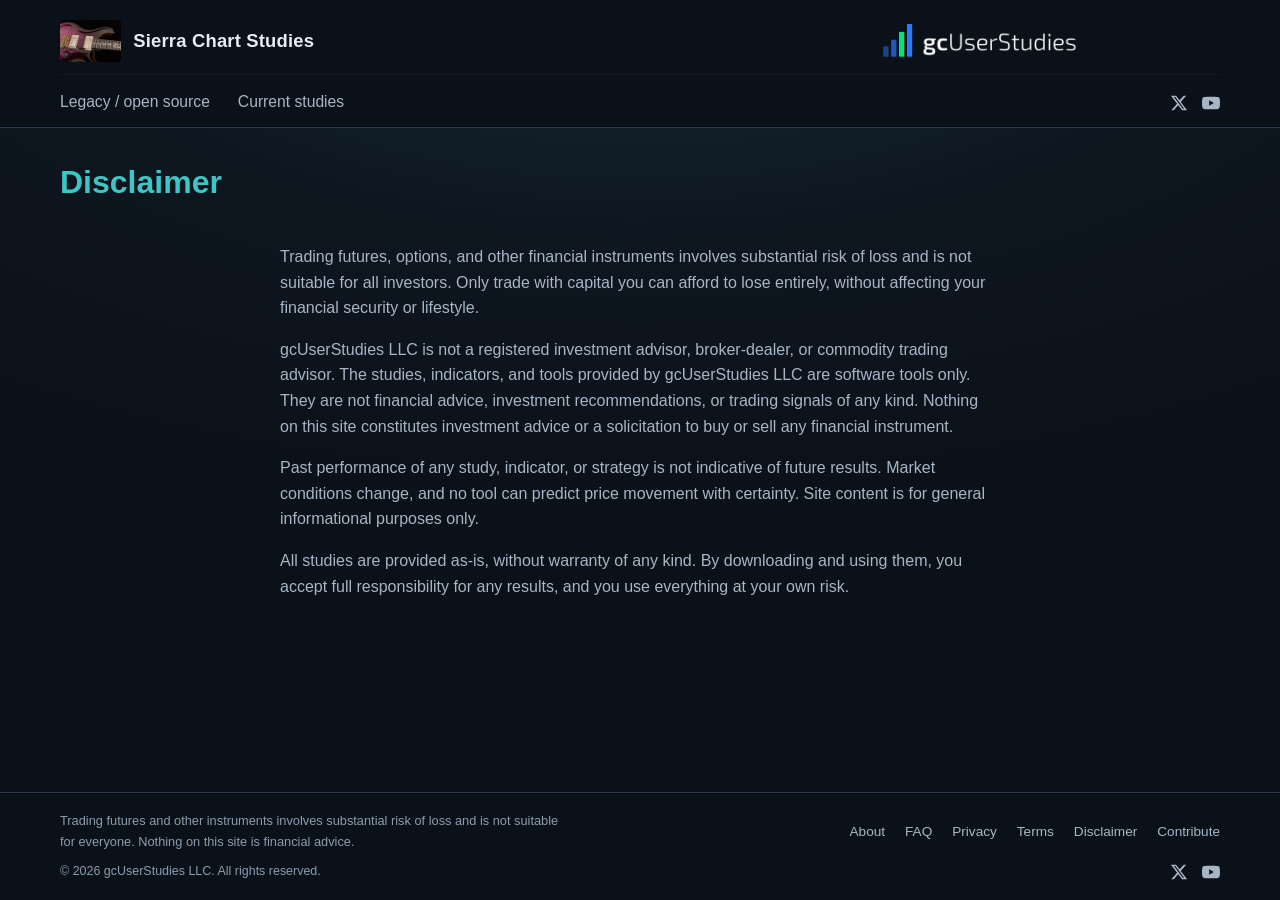
<file: risk-disclaimer/index.html>
<!DOCTYPE html>
<html lang="en">
<head>
  <meta charset="utf-8">
  <title>Redirecting - gcUserStudies</title>
  <meta http-equiv="refresh" content="0; url=/disclaimer.html">
  <link rel="canonical" href="https://gcuserstudies.com/disclaimer.html">
  <meta name="robots" content="noindex">
  <script>window.location.replace("/disclaimer.html");</script>
</head>
<body>
  <p>This page has moved. <a href="/disclaimer.html">Continue to gcUserStudies</a>.</p>
</body>
</html>
</file>
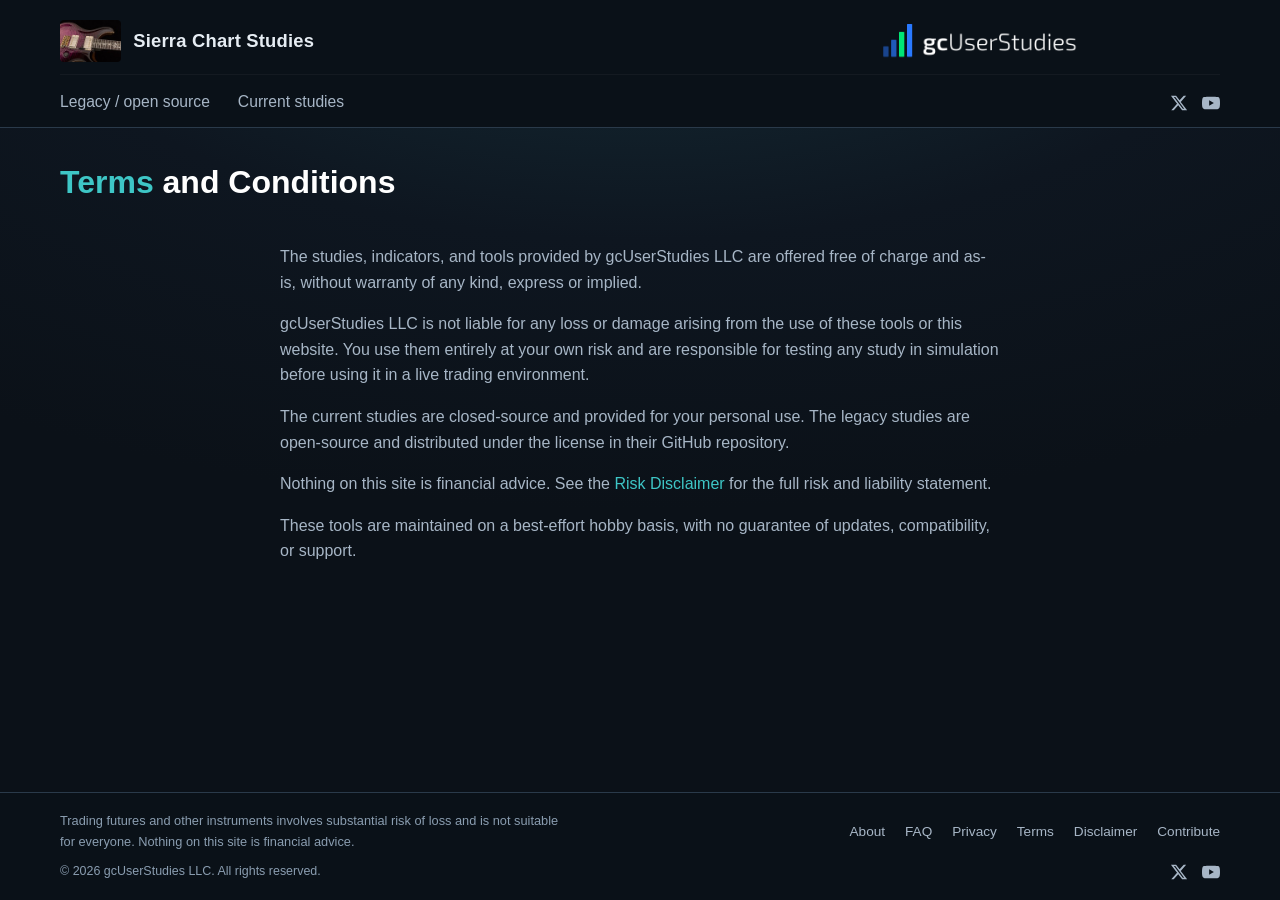
<file: terms-conditions/index.html>
<!DOCTYPE html>
<html lang="en">
<head>
  <meta charset="utf-8">
  <title>Redirecting - gcUserStudies</title>
  <meta http-equiv="refresh" content="0; url=/terms.html">
  <link rel="canonical" href="https://gcuserstudies.com/terms.html">
  <meta name="robots" content="noindex">
  <script>window.location.replace("/terms.html");</script>
</head>
<body>
  <p>This page has moved. <a href="/terms.html">Continue to gcUserStudies</a>.</p>
</body>
</html>
</file>
<file: styles.css>
/* ============================================================
   gcUserStudies static site - shared stylesheet
   Two pages share this file:
     body.theme-current  -> teal accent  (Current studies)
     body.theme-legacy   -> purple accent (Legacy / open source)
   The accent palette is the only thing that changes between
   pages; everything else is a shared dark base.
   ============================================================ */

/* ---------- Reset / base ---------- */
*,
*::before,
*::after { box-sizing: border-box; }

html { -webkit-text-size-adjust: 100%; }

body {
  margin: 0;
  font-family: -apple-system, BlinkMacSystemFont, "Segoe UI", Roboto,
    Helvetica, Arial, sans-serif;
  font-size: 16px;
  line-height: 1.6;
  color: var(--text);
  background: var(--page-bg);
  background-attachment: fixed;
  min-height: 100vh;
  display: flex;
  flex-direction: column;
}

img { max-width: 100%; }

a { color: var(--accent); text-decoration: none; }
a:hover { text-decoration: underline; }

h1, h2, h3, h4 { line-height: 1.25; font-weight: 600; }

/* ---------- Shared dark base tokens ---------- */
:root {
  --header-bg: #0a1118;
  --surface: #16202c;
  --surface-2: #1e2d3d;
  --surface-3: #151f2b;
  --border: #2a3a4a;
  --text: #e6edf3;
  --text-dim: #a7b6c6;
  --text-muted: #8a9db0;
  --radius: 6px;
  --maxw: 1200px;
}

/* ---------- Current page: teal on dark ---------- */
body.theme-current {
  --accent: #3ec6c6;
  --accent-strong: #57dada;
  --accent-soft: rgba(62, 198, 198, 0.15);
  --page-bg: radial-gradient(1200px 600px at 50% -10%, #16303a 0%, #0e1620 55%, #0b1118 100%);
}

/* ---------- Legacy page: purple / magenta ---------- */
body.theme-legacy {
  --accent: #c264d4;
  --accent-strong: #d77ce6;
  --accent-soft: rgba(194, 100, 212, 0.16);
  /* The original site used this geometric purple image as a fixed
     full-bleed background; carry it over for the legacy identity. */
  --page-bg:
    linear-gradient(rgba(10, 6, 14, 0.82), rgba(10, 6, 14, 0.9)),
    url("assets/legacy-bg.jpg") center center / cover no-repeat fixed;
}

/* ============================================================
   Header (shared on every page)
   ============================================================ */
.site-header {
  background: var(--header-bg);
  border-bottom: 1px solid var(--border);
}

.header-inner {
  max-width: var(--maxw);
  margin: 0 auto;
  padding: 16px 20px 8px;
  display: flex;
  align-items: center;
  justify-content: space-between;
  gap: 16px;
  flex-wrap: wrap;
}

/* Left identity: legacy guitar logo + wordmark */
.brand-legacy {
  display: flex;
  align-items: center;
  gap: 12px;
  color: var(--text);
}
.brand-legacy:hover { text-decoration: none; }
.brand-legacy img {
  height: 42px;
  width: auto;
  border-radius: 4px;
  display: block;
}
.brand-legacy span {
  font-size: 1.15rem;
  font-weight: 600;
  letter-spacing: 0.2px;
}

/* Right identity: gcUserStudies logo, rendered at true brand color
   on both pages (never recolored to a page theme). */
.brand-current { display: flex; align-items: center; }
.brand-current:hover { text-decoration: none; }
.brand-current img {
  height: 50px;
  width: auto;
  display: block;
}

/* Nav row beneath the logos */
.site-nav {
  max-width: var(--maxw);
  margin: 0 auto;
  padding: 0 20px;
}
.nav-inner {
  display: flex;
  gap: 28px;
  border-top: 1px solid rgba(255, 255, 255, 0.04);
  padding-top: 4px;
}
.nav-link {
  display: inline-block;
  padding: 10px 0;
  color: var(--text-dim);
  font-size: 0.98rem;
  font-weight: 500;
  border-bottom: 3px solid transparent;
}
.nav-link:hover { color: var(--text); text-decoration: none; }
.nav-link.is-active {
  color: #fff;
  border-bottom-color: var(--accent);
}

/* ============================================================
   Page heading band (explicit "where am I" label)
   ============================================================ */
.page-head {
  max-width: var(--maxw);
  margin: 0 auto;
  padding: 34px 20px 10px;
}
.page-head h1 {
  margin: 0 0 6px;
  font-size: 2rem;
  color: #fff;
}
.page-head .page-head-accent { color: var(--accent); }
.page-head p {
  margin: 0;
  color: var(--text-dim);
  max-width: 70ch;
}

/* Main content wrapper */
main {
  flex: 1 0 auto;
  width: 100%;
}
.wrap {
  max-width: var(--maxw);
  margin: 0 auto;
  padding: 20px;
}

/* ============================================================
   Card gallery (current studies page)
   Ported from the WordPress gallery CSS, converted to use
   native <details> elements so no script drives the expand.
   ============================================================ */
.gc-gallery {
  display: grid;
  grid-template-columns: repeat(3, 1fr);
  gap: 16px;
  max-width: var(--maxw);
  margin: 8px auto 0;
  padding: 0 20px;
}
@media (max-width: 900px) {
  .gc-gallery { grid-template-columns: repeat(2, 1fr); }
}
@media (max-width: 560px) {
  .gc-gallery { grid-template-columns: 1fr; padding: 0 12px; }
  .section-head, .section-head-row { padding-left: 12px; padding-right: 12px; }
}

/* Section headings on the current studies page (Studies vs Free bundle) */
.section-head {
  max-width: var(--maxw);
  margin: 26px auto 6px;
  padding: 0 20px;
  font-size: 1.4rem;
  color: #fff;
}
.section-head-row {
  max-width: var(--maxw);
  margin: 40px auto 6px;
  padding: 0 20px;
  display: flex;
  align-items: flex-end;
  justify-content: space-between;
  gap: 12px 24px;
  flex-wrap: wrap;
}
.section-head-row .section-head { margin: 0; padding: 0; max-width: none; }
.section-head-row .section-sub {
  margin: 4px 0 0;
  color: var(--text-dim);
  font-size: 0.92rem;
  max-width: 60ch;
}
.gc-dl-lg { padding: 10px 18px; font-size: 0.9rem; }
/* Bundle cards have no individual download, so title and toggle share one row */
.gc-gallery--bundle .gc-card-title { flex: 1 1 auto; }

/* Each card is a <details>. Collapsed = one grid cell.
   Open = spans the full row (grid-column: 1 / -1). */
.gc-card {
  background: var(--surface-2);
  border: 1px solid var(--border);
  border-radius: var(--radius);
  overflow: hidden;
  transition: border-color 0.2s ease, transform 0.15s ease;
  align-self: start;
}
.gc-card:hover { border-color: var(--accent); transform: translateY(-2px); }
.gc-card[open] {
  grid-column: 1 / -1;
  border-color: var(--accent);
  transform: none;
}

/* The summary is the clickable card face. Strip native marker. */
.gc-card > summary {
  list-style: none;
  cursor: pointer;
  display: block;
}
.gc-card > summary::-webkit-details-marker { display: none; }
.gc-card > summary::marker { content: ""; }

/* Thumbnail (collapsed state only) */
.gc-card-thumb {
  height: 220px;
  background: var(--surface-3);
  overflow: hidden;
}
.gc-card-thumb img {
  width: 100%;
  height: 220px;
  object-fit: cover;
  /* Frame the middle of each screenshot, where the key feature sits
     (bracket label, colored tails, large-order highlight, FVG boxes).
     Cropping to the top showed only the sparse top of a price ladder. */
  object-position: center;
  display: block;
  opacity: 0.88;
  transition: opacity 0.2s ease;
}
.gc-card:hover .gc-card-thumb img { opacity: 1; }
.gc-card[open] .gc-card-thumb { display: none; }

/* Info / action bar inside the summary.
   Two rows: the title gets its own line (so multi-word names do not
   collide with the buttons), then the download + toggle row. */
.gc-card-bar {
  display: flex;
  flex-wrap: wrap;
  align-items: center;
  gap: 10px 12px;
  padding: 12px 16px;
}
.gc-card-title {
  flex: 1 0 100%;
  font-size: 1.05rem;
  font-weight: 600;
  color: var(--text);
  min-width: 0;
}
.gc-card[open] .gc-card-title { color: #fff; font-size: 1.2rem; }
.gc-card-toggle { margin-left: auto; }

/* Toggle hint ("Details" / "Close" + arrow) */
.gc-card-toggle {
  display: inline-flex;
  align-items: center;
  gap: 6px;
  color: var(--accent);
  font-size: 0.78rem;
  font-weight: 600;
  text-transform: uppercase;
  letter-spacing: 0.6px;
  white-space: nowrap;
}
.gc-card-toggle::before { content: "Details"; }
.gc-card[open] .gc-card-toggle::before { content: "Close"; }
.gc-card-arrow {
  font-size: 0.7rem;
  transition: transform 0.25s ease;
}
.gc-card[open] .gc-card-arrow { transform: rotate(180deg); }

/* ---------- Download button (co-located on every card) ---------- */
.gc-dl {
  display: inline-flex;
  align-items: center;
  gap: 6px;
  padding: 7px 14px;
  border: 1px solid var(--accent);
  border-radius: 4px;
  color: var(--accent);
  font-size: 0.82rem;
  font-weight: 600;
  white-space: nowrap;
  transition: background 0.2s ease, color 0.2s ease;
}
.gc-dl:hover {
  background: var(--accent);
  color: #05222a;
  text-decoration: none;
}
.gc-dl .dl-arrow { font-size: 0.9em; line-height: 1; }

/* ============================================================
   Detail panel (revealed when a card is open)
   ============================================================ */
.gc-detail {
  border-top: 1px solid var(--border);
  background: var(--surface);
}
.gc-detail-inner {
  display: flex;
  gap: 30px;
  padding: 26px 30px;
  align-items: flex-start;
}
@media (max-width: 760px) {
  .gc-detail-inner { flex-direction: column; padding: 20px; }
}

.gc-detail-media {
  flex: 0 0 44%;
  max-width: 44%;
  display: flex;
  flex-direction: column;
  gap: 8px;
}
@media (max-width: 760px) {
  .gc-detail-media { flex: none; max-width: 100%; width: 100%; }
}
.gc-detail-screenshot {
  border: 1px solid var(--border);
  border-radius: 4px;
  overflow: hidden;
  background: #0e1620;
}
.gc-detail-screenshot img { width: 100%; height: auto; display: block; }

/* Strip of additional screenshots under the primary one */
.gc-detail-extra {
  display: flex;
  flex-wrap: wrap;
  gap: 8px;
}
/* Cap by max width and height with auto sizing, so extra screenshots keep
   their aspect ratio and never blow up (e.g. the thin delta meter) or
   shrink to an unreadable sliver. */
.gc-detail-extra img {
  max-width: calc(50% - 4px);
  max-height: 220px;
  width: auto;
  height: auto;
  border: 1px solid var(--border);
  border-radius: 4px;
  background: #0e1620;
  display: block;
}

.gc-detail-content { flex: 1; min-width: 0; }
.gc-detail-desc {
  margin: 0 0 16px;
  font-size: 0.95rem;
  line-height: 1.65;
  color: var(--text-dim);
}
.gc-detail-features-heading {
  margin: 0 0 8px;
  font-size: 0.8rem;
  font-weight: 700;
  color: var(--accent);
  text-transform: uppercase;
  letter-spacing: 1px;
}
.gc-detail-features { list-style: none; padding: 0; margin: 0 0 4px; }
.gc-detail-features li {
  position: relative;
  padding: 4px 0 4px 18px;
  font-size: 0.9rem;
  line-height: 1.5;
  color: var(--text-muted);
}
.gc-detail-features li::before {
  content: "\2022";
  position: absolute;
  left: 0;
  color: var(--accent);
}

/* ---------- Small note under a study detail (e.g. shared bundle DLL) ---------- */
.gc-detail-note {
  margin: 14px 0 0;
  padding-top: 12px;
  border-top: 1px solid var(--border);
  font-size: 0.8rem;
  font-style: italic;
  color: var(--text-muted);
}
/* Stacked notes (e.g. acknowledgment followed by bundle note): only the
   first carries the divider. */
.gc-detail-note + .gc-detail-note {
  border-top: none;
  padding-top: 0;
  margin-top: 8px;
}
.gc-detail-note a { font-style: normal; }

/* ============================================================
   Disclaimer / note blocks
   ============================================================ */
/* Link to older / version-specific builds (points at the GitHub releases page) */
.versions-note {
  max-width: var(--maxw);
  margin: 26px auto 0;
  padding: 0 20px;
  font-size: 0.88rem;
  color: var(--text-muted);
}

.disclaimer {
  max-width: var(--maxw);
  margin: 18px auto 0;
  padding: 14px 20px;
}
.disclaimer p {
  margin: 0 auto;
  max-width: 90ch;
  padding: 14px 18px;
  font-size: 0.86rem;
  line-height: 1.6;
  color: var(--text-muted);
  background: rgba(255, 255, 255, 0.02);
  border: 1px solid var(--border);
  border-left: 3px solid var(--accent);
  border-radius: 4px;
}

/* ============================================================
   Legacy page content (carried from the original site)
   ============================================================ */
.legacy-toc {
  display: flex;
  flex-wrap: wrap;
  gap: 8px 18px;
  margin: 0 0 24px;
  padding: 14px 18px;
  background: rgba(0, 0, 0, 0.55);
  border: 1px solid var(--border);
  border-radius: var(--radius);
}
.legacy-toc a { font-size: 0.92rem; font-weight: 500; }

.legacy-section {
  margin: 0 0 22px;
  padding: 22px 26px;
  background: rgba(0, 0, 0, 0.62);
  border: 1px solid var(--border);
  border-radius: var(--radius);
}
.legacy-section h2 {
  margin: 0 0 6px;
  font-size: 1.5rem;
  color: #fff;
  scroll-margin-top: 20px;
}
.legacy-section h2 .sec-accent { color: var(--accent); }
.legacy-study { margin: 0 0 18px; }
.legacy-study:last-child { margin-bottom: 0; }
.legacy-study h3 {
  margin: 0 0 4px;
  font-size: 1.1rem;
  color: var(--accent-strong);
}
.legacy-study p { margin: 0 0 8px; color: var(--text-dim); }
.legacy-study ul { margin: 0 0 8px; padding-left: 20px; color: var(--text-muted); }
.legacy-study li { margin: 2px 0; }
.legacy-hr { border: 0; border-top: 1px solid var(--border); margin: 18px 0; }

/* Tag for studies that also appear on the current page */
.legacy-tag {
  display: inline-block;
  margin-left: 8px;
  padding: 2px 8px;
  font-size: 0.7rem;
  font-weight: 600;
  text-transform: uppercase;
  letter-spacing: 0.5px;
  vertical-align: middle;
  color: var(--accent);
  border: 1px solid var(--accent);
  border-radius: 999px;
}

/* Version history entries */
.version-entry {
  margin: 0 0 16px;
  padding: 14px 16px;
  background: rgba(255, 255, 255, 0.025);
  border: 1px solid var(--border);
  border-radius: 4px;
}
.version-entry.is-current { border-left: 3px solid var(--accent); }
.version-entry h3 { margin: 0 0 8px; font-size: 1rem; color: #fff; }
.version-entry .ver-badge {
  display: inline-block;
  margin-left: 8px;
  padding: 1px 8px;
  font-size: 0.68rem;
  font-weight: 700;
  text-transform: uppercase;
  letter-spacing: 0.5px;
  color: #05222a;
  background: var(--accent);
  border-radius: 999px;
}
.version-entry ul { margin: 0; padding-left: 18px; }
.version-entry li { margin: 4px 0; color: var(--text-dim); font-size: 0.9rem; }

.legacy-section .meta-note {
  font-size: 0.85rem;
  color: var(--text-muted);
}

/* Footnote marker and fine print (e.g. the paid-services aside) */
.footnote-marker {
  color: var(--accent);
  font-weight: 700;
}
.fine-print {
  margin: 16px 0 0;
  padding-top: 12px;
  border-top: 1px solid var(--border);
  font-size: 0.82rem;
  font-style: italic;
  color: var(--text-muted);
}
.fine-print a { font-style: normal; }

.chartbook-shot {
  margin-top: 12px;
  border: 1px solid var(--border);
  border-radius: 4px;
  max-width: 100%;
}

/* ============================================================
   Simple content pages (about / faq)
   ============================================================ */
.doc {
  max-width: 760px;
  margin: 0 auto;
  padding: 10px 20px 30px;
}
.doc h2 {
  margin: 26px 0 8px;
  font-size: 1.25rem;
  color: #fff;
}
.doc h2:first-child { margin-top: 8px; }
.doc p { color: var(--text-dim); }
.doc ol, .doc ul { color: var(--text-dim); padding-left: 22px; }
.doc li { margin: 6px 0; }
.faq-q {
  margin: 30px 0 8px;
  padding-top: 22px;
  border-top: 1px solid var(--border);
  font-size: 1.2rem;
  font-weight: 700;
  color: var(--accent-strong);
}
.faq-q:first-of-type {
  margin-top: 6px;
  padding-top: 0;
  border-top: none;
}

/* ============================================================
   Footer (shared on every page)
   ============================================================ */
.site-footer {
  flex-shrink: 0;
  margin-top: 40px;
  background: var(--header-bg);
  border-top: 1px solid var(--border);
}
.footer-inner {
  max-width: var(--maxw);
  margin: 0 auto;
  padding: 18px 20px 10px;
  display: flex;
  align-items: center;
  justify-content: space-between;
  gap: 14px;
  flex-wrap: wrap;
}
.footer-inner .risk {
  margin: 0;
  font-size: 0.8rem;
  color: var(--text-muted);
  max-width: 70ch;
}
.footer-links { display: flex; gap: 20px; }
.footer-links a { font-size: 0.85rem; font-weight: 500; color: var(--text-dim); }
.footer-links a:hover { color: var(--accent); }
.footer-copyright {
  margin: 0;
  font-size: 0.78rem;
  color: var(--text-muted);
}
/* Footer bottom row: copyright on the left, social icons on the right */
.footer-bottom {
  max-width: var(--maxw);
  margin: 0 auto;
  padding: 0 20px 18px;
  display: flex;
  align-items: center;
  justify-content: space-between;
  gap: 14px;
  flex-wrap: wrap;
}

/* Social icon links (header nav and footer) */
.social-links { display: inline-flex; align-items: center; gap: 14px; }
.social-links a { display: inline-flex; color: var(--text-dim); }
.social-links a:hover { color: var(--accent); }
.social-links svg { width: 18px; height: 18px; fill: currentColor; display: block; }
.nav-inner .social-links { margin-left: auto; }
</file>
